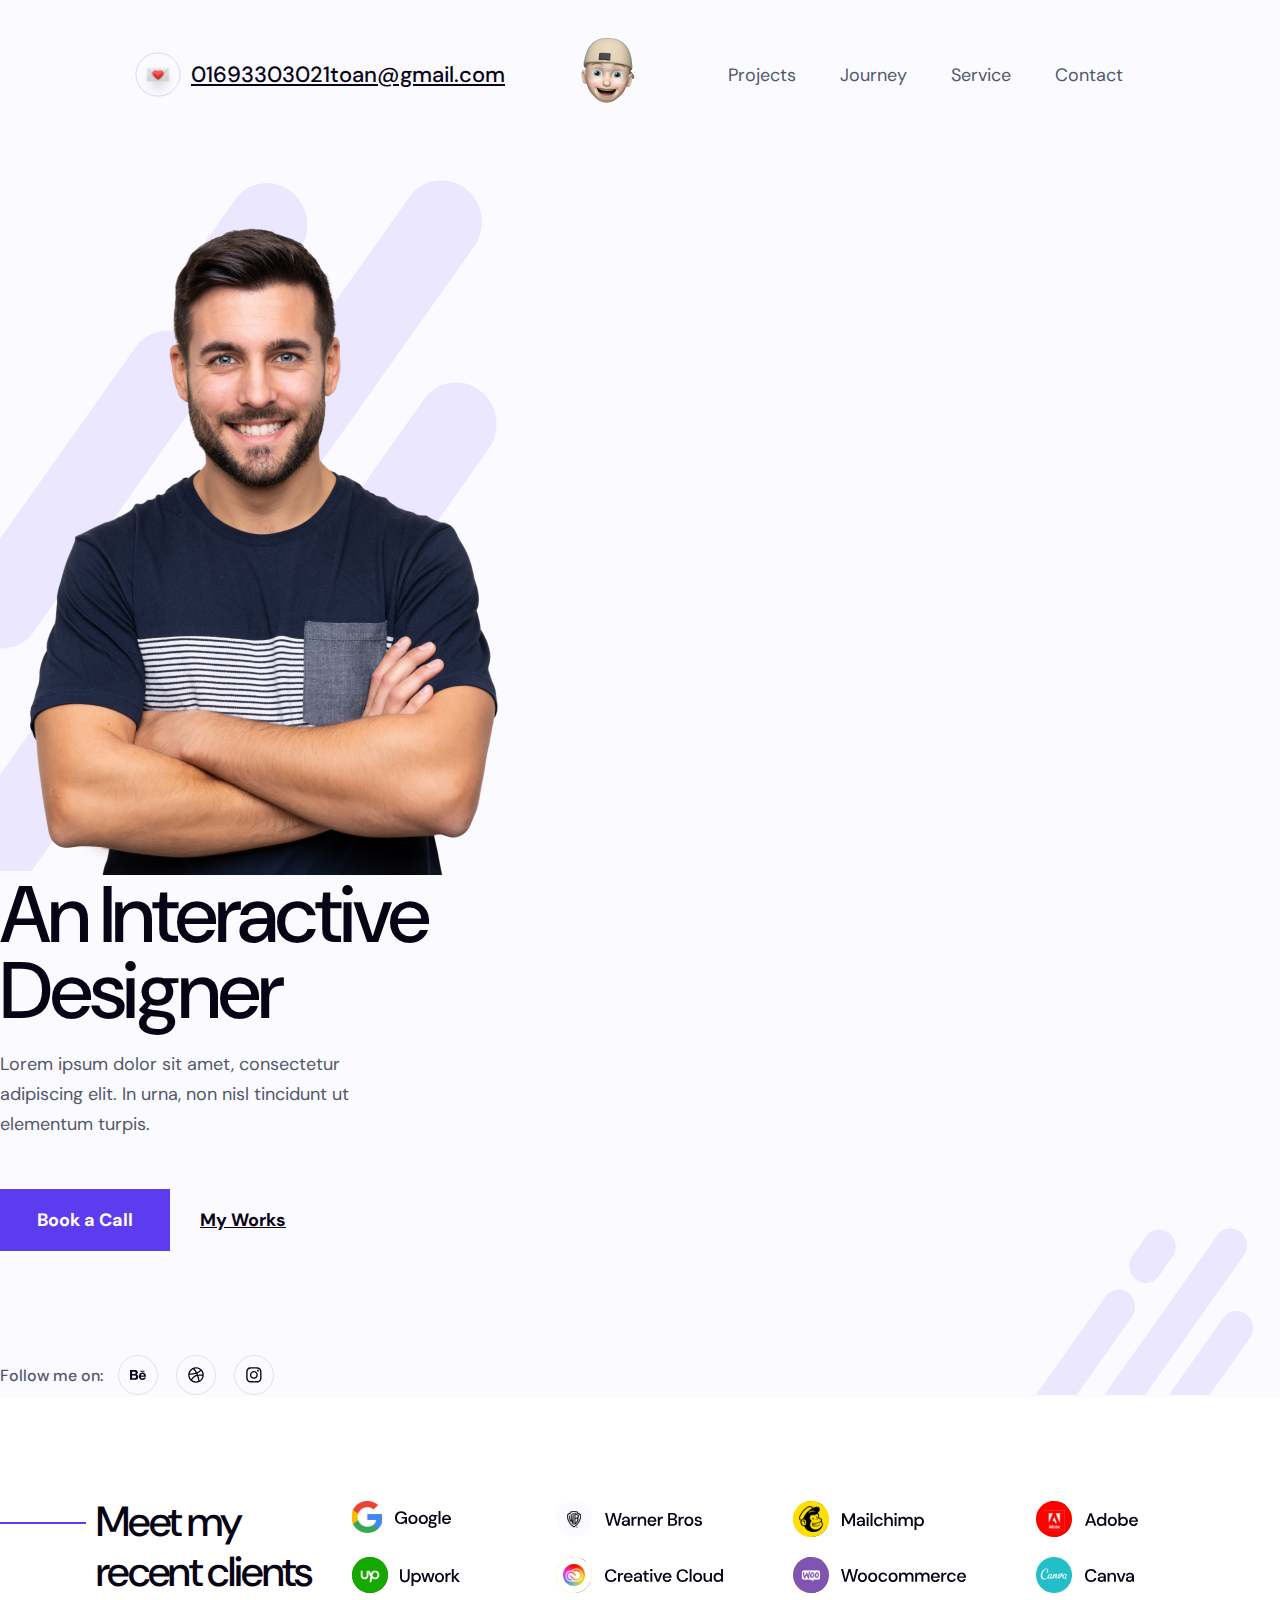
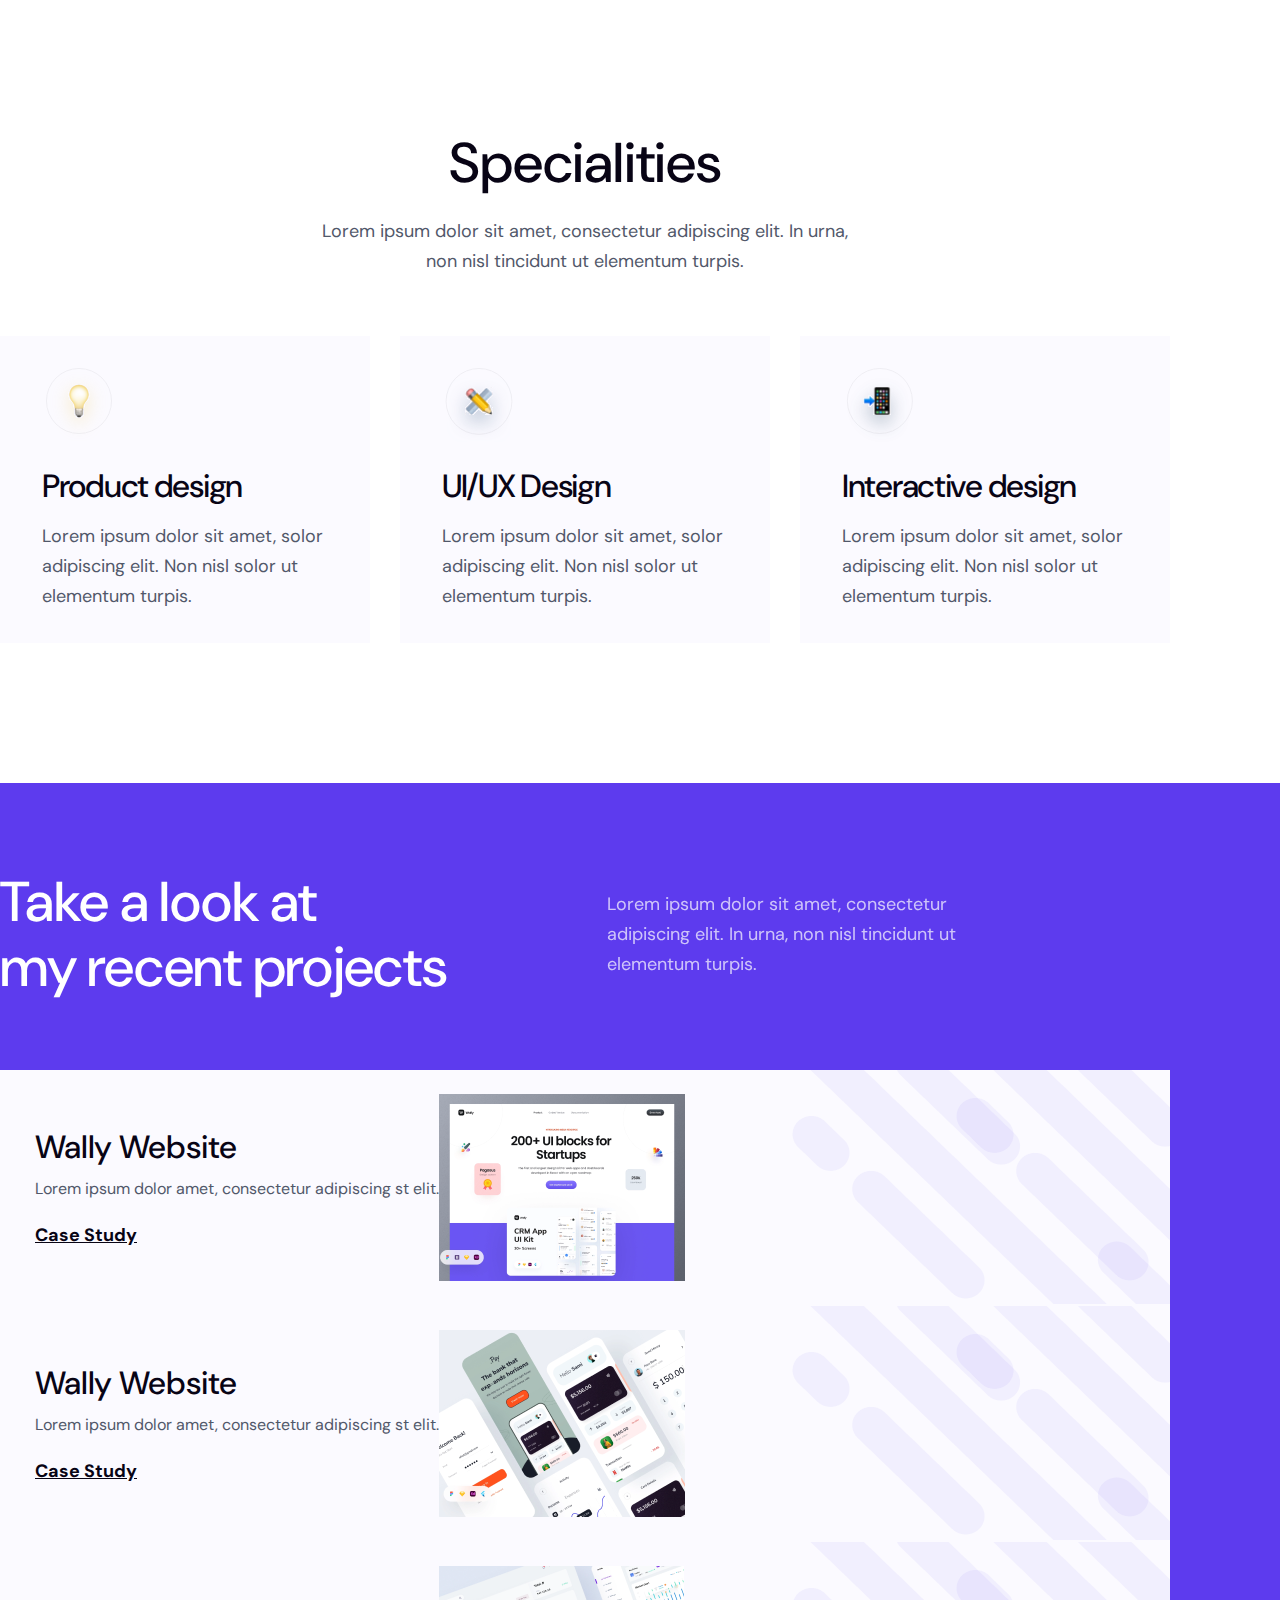
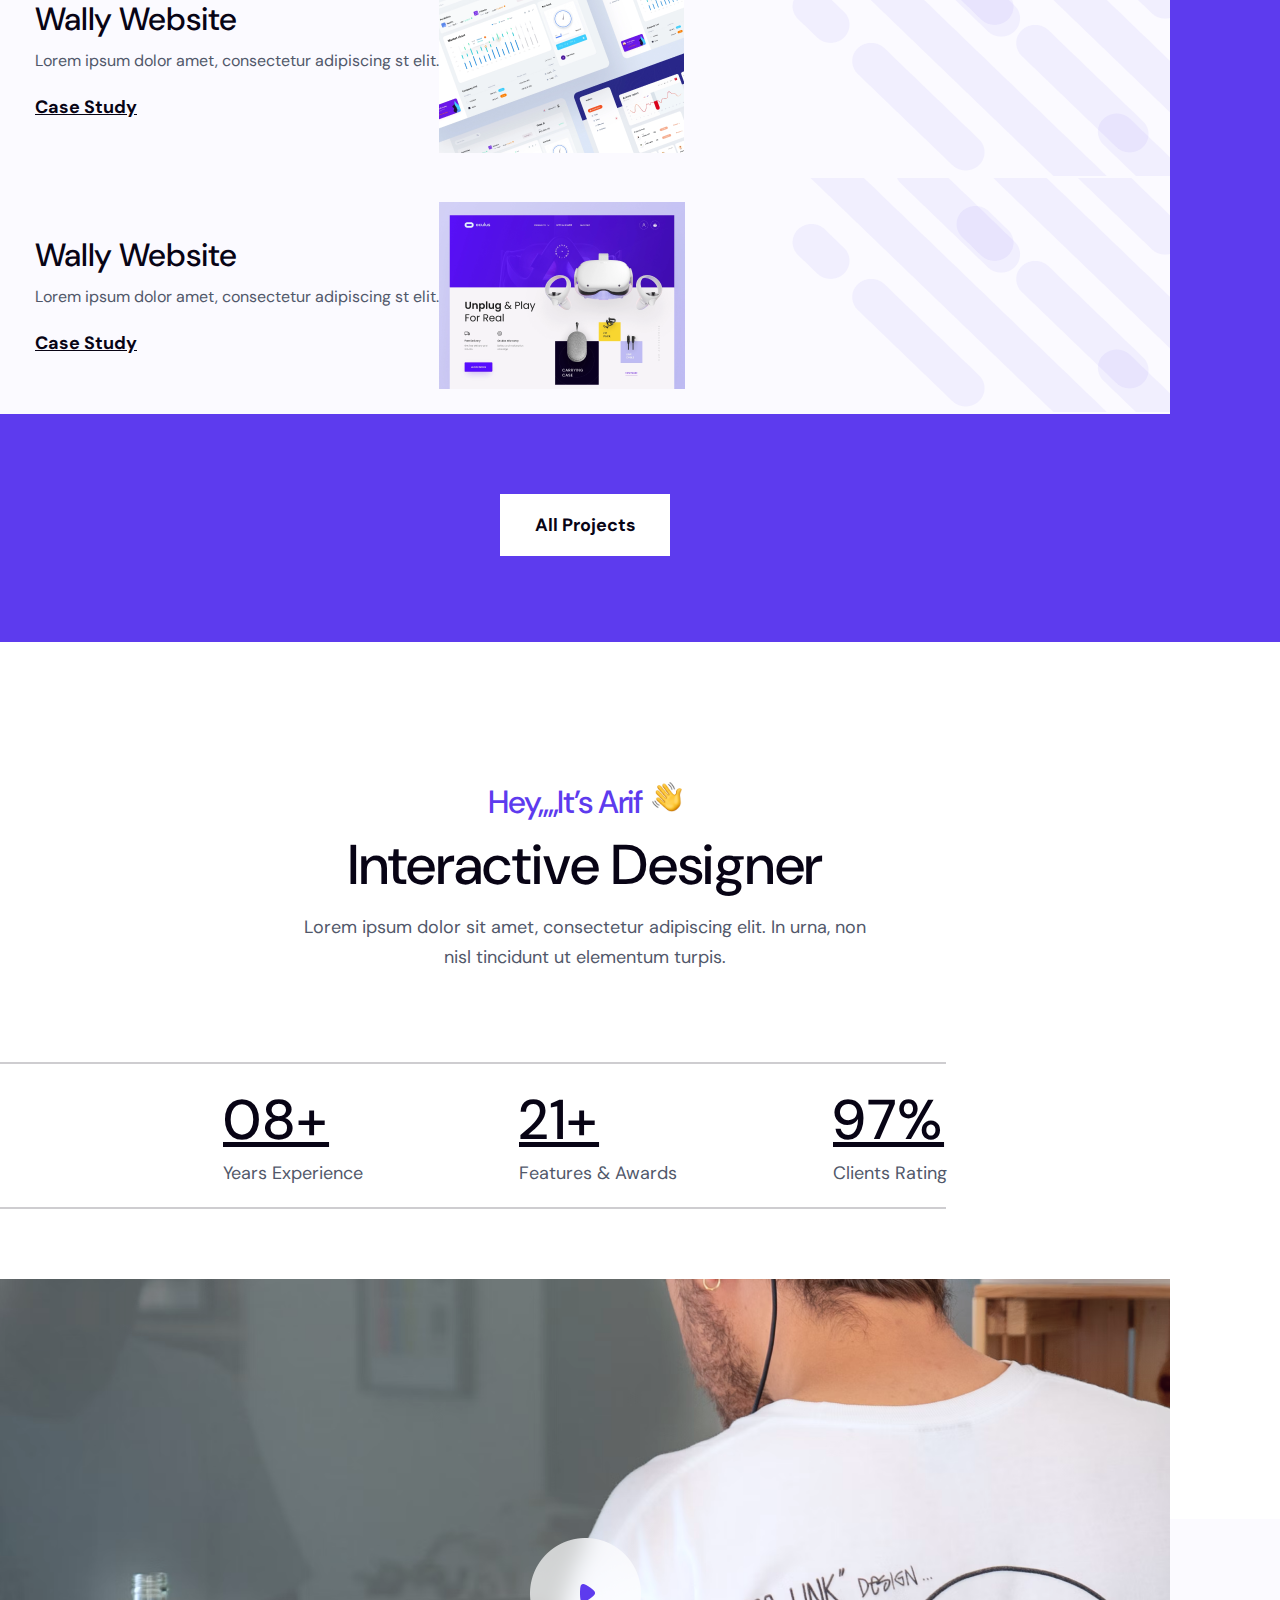
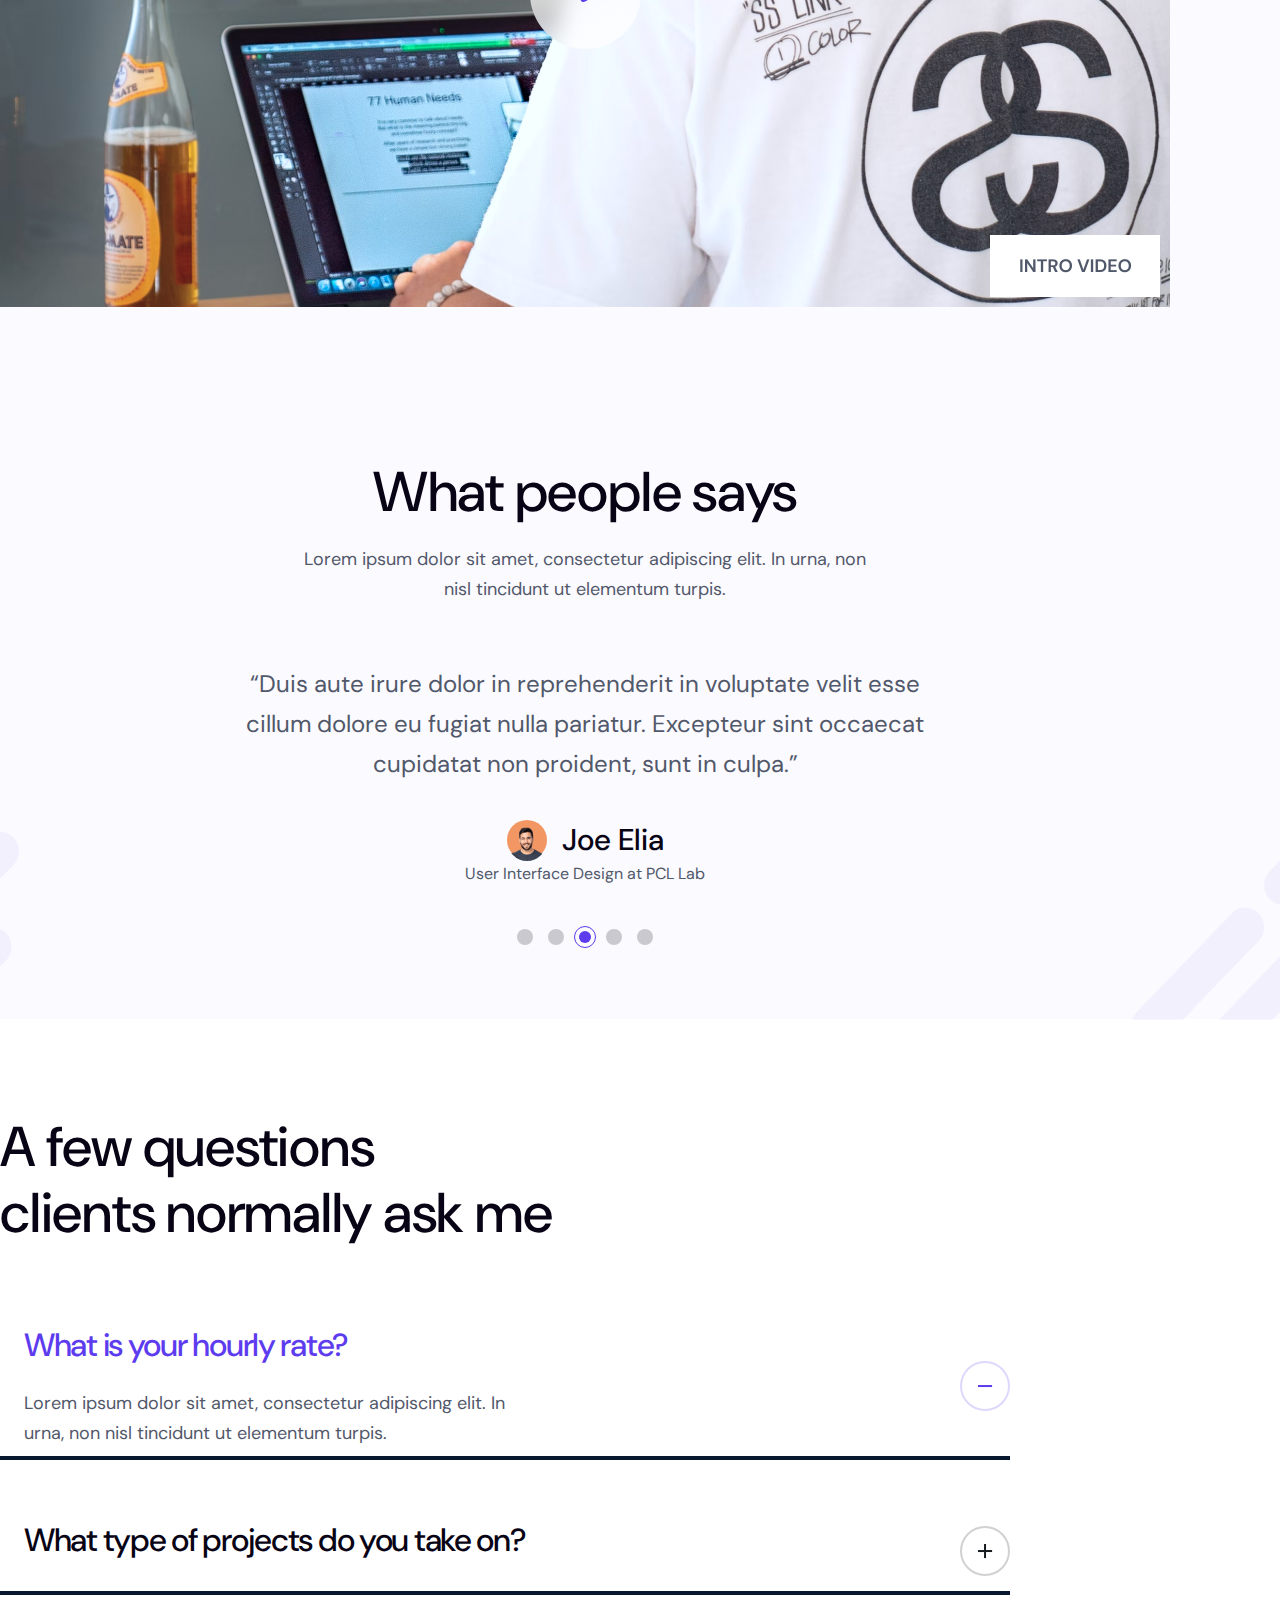
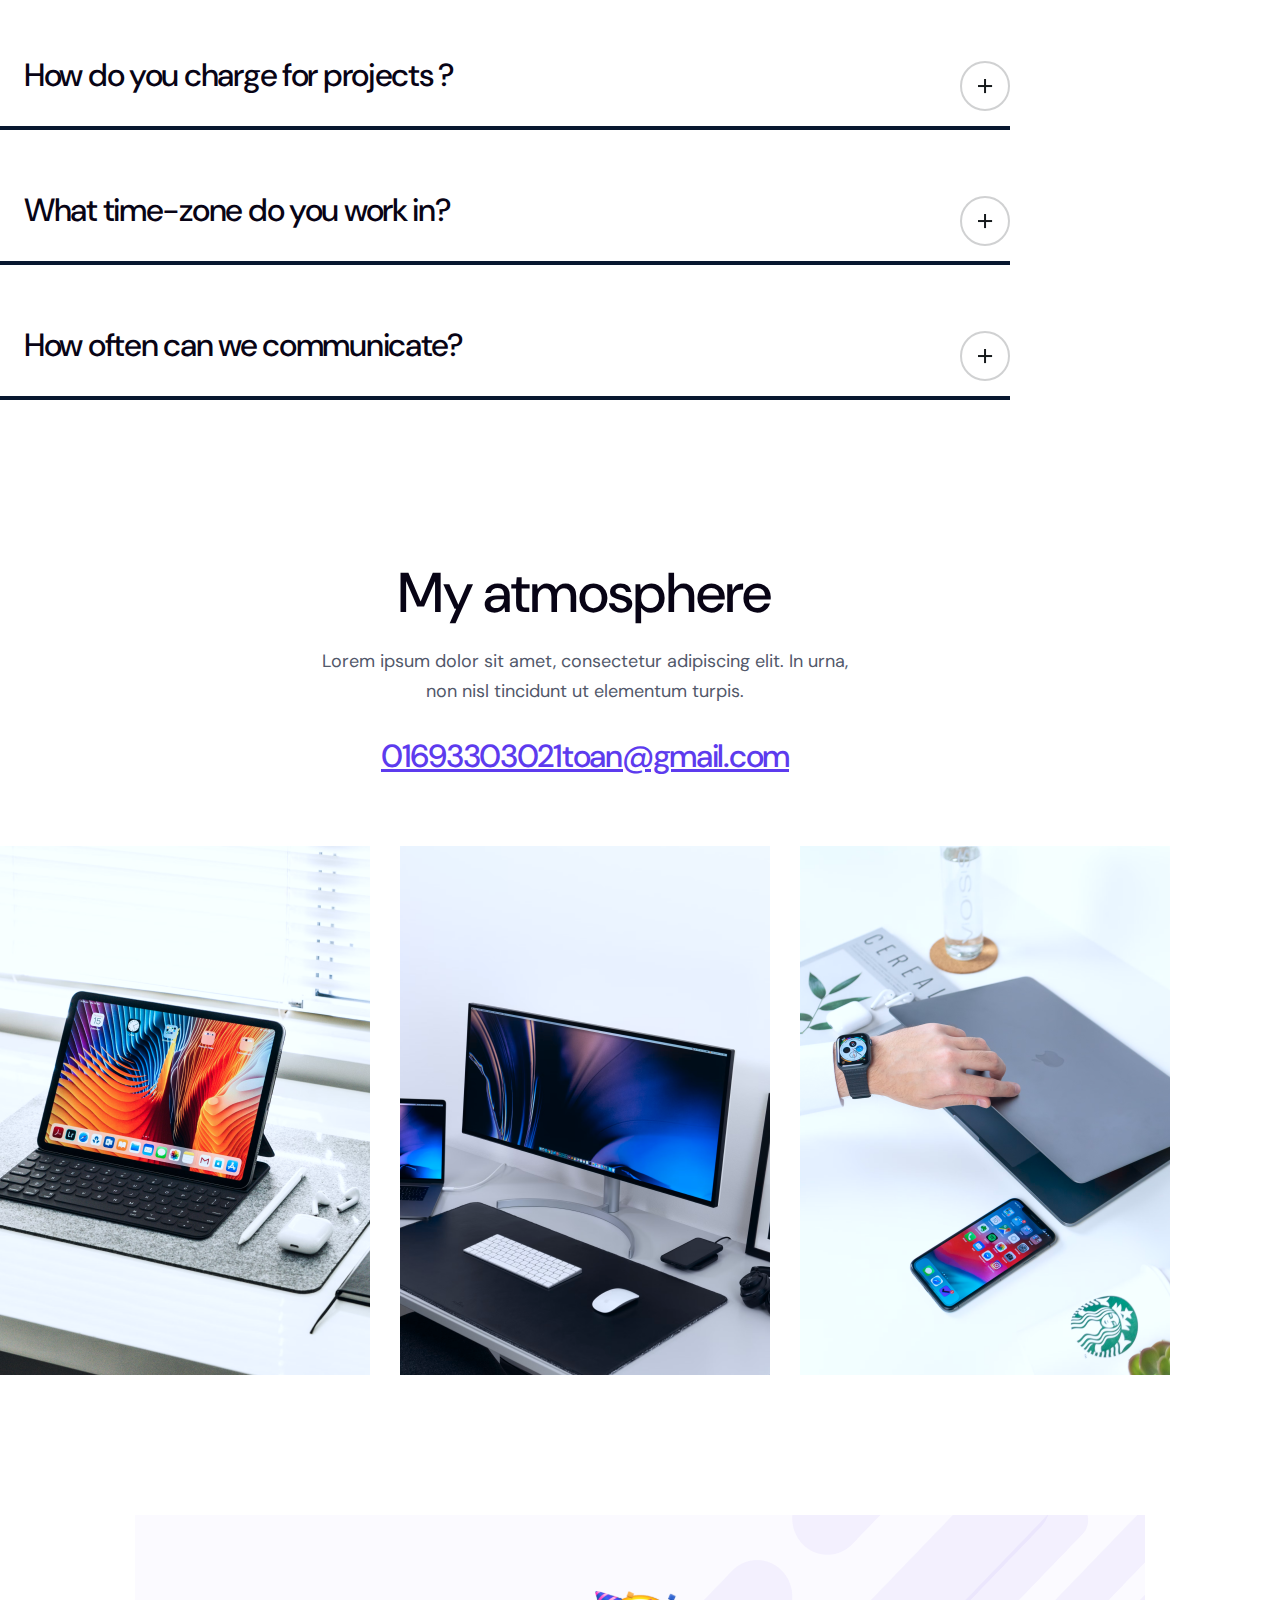
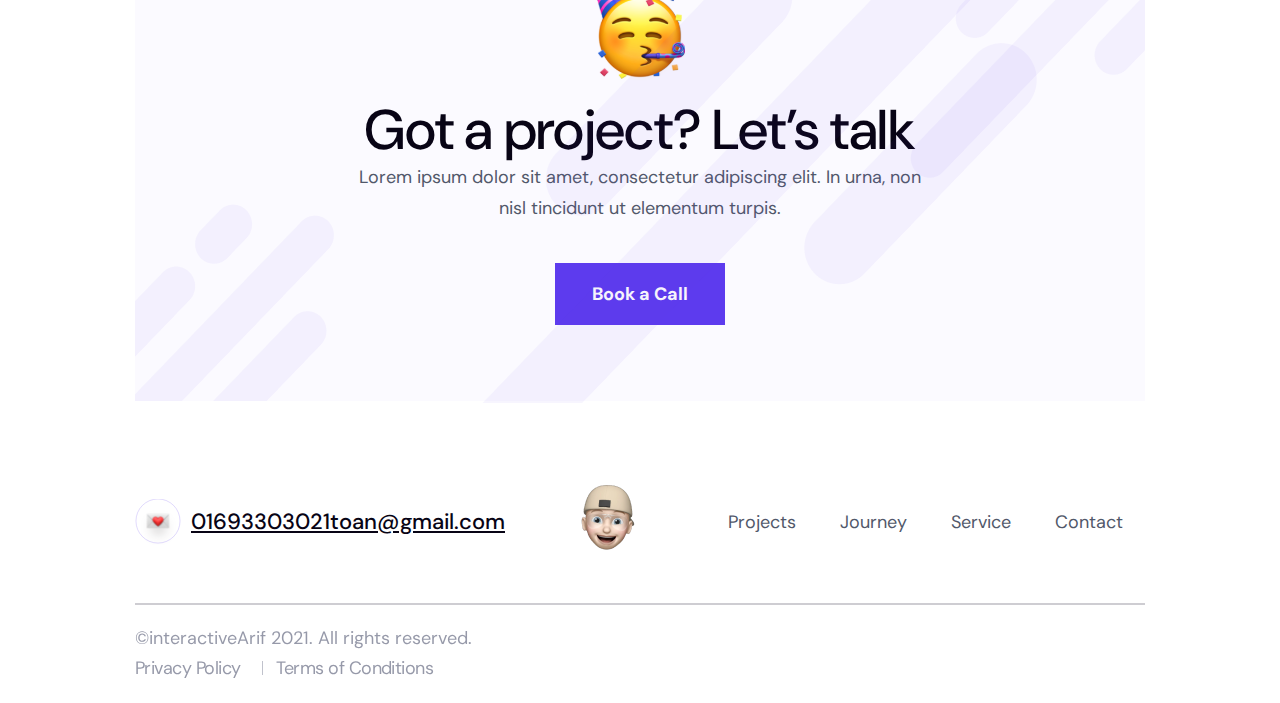
<file: index.html>
<!DOCTYPE html>
<html lang="en">
    <head>
        <meta charset="UTF-8" />
        <meta name="viewport" content="width=device-width, initial-scale=1.0" />
        <title>An Interactive Designer</title>
        <!-- Favicon -->
        <link
            rel="apple-touch-icon"
            sizes="57x57"
            href="./assets/Favicon-Project6"
        />
        <link
            rel="apple-touch-icon"
            sizes="60x60"
            href="./assets/Favicon-Project6/apple-icon-60x60.png"
        />
        <link
            rel="apple-touch-icon"
            sizes="72x72"
            href="./assets/Favicon-Project6/apple-icon-72x72.png"
        />
        <link
            rel="apple-touch-icon"
            sizes="76x76"
            href="./assets/Favicon-Project6/apple-icon-76x76.png"
        />
        <link
            rel="apple-touch-icon"
            sizes="114x114"
            href="./assets/Favicon-Project6/apple-icon-114x114.png"
        />
        <link
            rel="apple-touch-icon"
            sizes="120x120"
            href="./assets/Favicon-Project6/apple-icon-120x120.png"
        />
        <link
            rel="apple-touch-icon"
            sizes="144x144"
            href="./assets/Favicon-Project6/apple-icon-144x144.png"
        />
        <link
            rel="apple-touch-icon"
            sizes="152x152"
            href="./assets/Favicon-Project6/apple-icon-152x152.png"
        />
        <link
            rel="apple-touch-icon"
            sizes="180x180"
            href="./assets/Favicon-Project6/apple-icon-180x180.png"
        />
        <link
            rel="icon"
            type="image/png"
            sizes="192x192"
            href="./assets/Favicon-Project6/android-icon-192x192.png"
        />
        <link
            rel="icon"
            type="image/png"
            sizes="32x32"
            href="./assets/Favicon-Project6/favicon-32x32.png"
        />
        <link
            rel="icon"
            type="image/png"
            sizes="96x96"
            href="./assets/Favicon-Project6/favicon-96x96.png"
        />
        <link
            rel="icon"
            type="image/png"
            sizes="16x16"
            href="./assets/Favicon-Project6/favicon-16x16.png"
        />
        <link rel="manifest" href="./assets/Favicon-Project6/manifest.json" />
        <meta name="msapplication-TileColor" content="#ffffff" />
        <meta
            name="msapplication-TileImage"
            content="./assets/Favicon-Project6/ms-icon-144x144.png"
        />
        <meta name="theme-color" content="#ffffff" />
        <!-- Reset Css -->
        <link rel="stylesheet" href="./assets/css/reset.css" />
        <!-- Embed Fonts -->
        <link rel="preconnect" href="https://fonts.googleapis.com" />
        <link rel="preconnect" href="https://fonts.gstatic.com" crossorigin />
        <link
            href="https://fonts.googleapis.com/css2?family=DM+Sans:opsz,wght@9..40,400;9..40,500;9..40,700&display=swap"
            rel="stylesheet"
        />
        <!-- System Grid -->
        <link
            href="https://cdn.jsdelivr.net/npm/bootstrap@5.3.2/dist/css/bootstrap.min.css"
            rel="stylesheet"
            integrity="sha384-T3c6CoIi6uLrA9TneNEoa7RxnatzjcDSCmG1MXxSR1GAsXEV/Dwwykc2MPK8M2HN"
            crossorigin="anonymous"
        />

        <!-- Styles  -->
        <link rel="stylesheet" href="./assets/css/styles.css" />
        <!-- Responsive -->
        <link rel="stylesheet" href="./assets/css/responsive.css" />
        <!-- Google tag (gtag.js) -->
        <script
            async
            src="https://www.googletagmanager.com/gtag/js?id=G-KMMTF2FW4P"
        ></script>
        <script>
            window.dataLayer = window.dataLayer || [];
            function gtag() {
                dataLayer.push(arguments);
            }
            gtag("js", new Date());

            gtag("config", "G-KMMTF2FW4P");
        </script>
        <!-- Open Graph / Facebook -->
        <meta property="og:type" content="website" />
        <meta property="og:url" content="https://metatags.io/" />
        <meta property="og:title" content="An Interactive Designer" />
        <meta
            property="og:description"
            content="Lorem ipsum dolor sit amet, consectetur adipiscing elit. In urna, non nisl tincidunt ut elementum turpis."
        />
        <meta
            property="og:image"
            content="https://samsamqn258.github.io/project-06-vht/assets/img/og-img.png"
        />
    </head>
    <body>
        <!-- Header -->
        <header class="header">
            <div class="header__inner">
                <div class="header-contact">
                    <img
                        src="./assets/icon/Icon_Header.svg"
                        alt=""
                        class="header-contact__icon"
                    />
                    <a href="#!">
                        <div class="header-contact__email">
                            01693303021toan@gmail.com
                        </div>
                    </a>
                </div>

                <!-- Logo -->
                <a href="#!"
                    ><img
                        src="./assets/img/Logo.png"
                        alt="An Interactive Designer"
                        class="header-logo"
                /></a>
                <!-- Nav -->
                <nav class="nav">
                    <ul class="nav__list">
                        <li class="nav__items">
                            <a href="#!" class="nav__links nav__links--active"
                                >Projects</a
                            >
                        </li>

                        <li class="nav__items">
                            <a href="#!" class="nav__links">Journey</a>
                        </li>

                        <li class="nav__items">
                            <a href="#!" class="nav__links">Service</a>
                        </li>

                        <li class="nav__items">
                            <a href="#!" class="nav__links">Contact</a>
                        </li>
                    </ul>
                </nav>
            </div>
        </header>
        <!-- Tablet/Mobile Header -->
        <header class="mobile-header">
            <img src="./assets/img/logo_header-mobile.png" alt="" />
            <div class="menu-box">
                <svg
                    width="34"
                    height="34"
                    viewBox="0 0 34 34"
                    fill="none"
                    xmlns="http://www.w3.org/2000/svg"
                    xmlns:xlink="http://www.w3.org/1999/xlink"
                >
                    <circle
                        opacity="0.2"
                        cx="17"
                        cy="17"
                        r="16"
                        stroke="#5D3BEE"
                    />
                    <rect
                        x="8.6521"
                        y="11.4349"
                        width="16.6957"
                        height="11.1304"
                        fill="url(#pattern0)"
                    />
                    <defs>
                        <pattern
                            id="pattern0"
                            patternContentUnits="objectBoundingBox"
                            width="1"
                            height="1"
                        >
                            <use
                                xlink:href="#image0_1_4946"
                                transform="matrix(0.00625 0 0 0.00902778 0 -0.222222)"
                            />
                        </pattern>
                        <image
                            id="image0_1_4946"
                            width="160"
                            height="160"
                            xlink:href="[data-uri]"
                        />
                    </defs>
                </svg>
            </div>

            <div class="menu-button">
                <span class="menu-icon">
                    <svg
                        width="34"
                        height="34"
                        viewBox="0 0 34 34"
                        fill="none"
                        xmlns="http://www.w3.org/2000/svg"
                    >
                        <circle
                            opacity="0.2"
                            cx="17"
                            cy="17"
                            r="16"
                            stroke="#5D3BEE"
                        />
                        <path
                            d="M10 20H25"
                            stroke="#5D3BEE"
                            stroke-width="2"
                            stroke-linecap="round"
                            stroke-linejoin="round"
                        />
                        <path
                            d="M10 14H25"
                            stroke="#5D3BEE"
                            stroke-width="2"
                            stroke-linecap="round"
                            stroke-linejoin="round"
                        />
                    </svg>
                </span>
            </div>

            <nav class="mobile-nav">
                <span class="close-btn">
                    <svg
                        xmlns="http://www.w3.org/2000/svg"
                        height="2em"
                        viewBox="0 0 384 512"
                    >
                        <!--! Font Awesome Free 6.4.2 by @fontawesome - https://fontawesome.com License - https://fontawesome.com/license (Commercial License) Copyright 2023 Fonticons, Inc. -->
                        <path
                            d="M342.6 150.6c12.5-12.5 12.5-32.8 0-45.3s-32.8-12.5-45.3 0L192 210.7 86.6 105.4c-12.5-12.5-32.8-12.5-45.3 0s-12.5 32.8 0 45.3L146.7 256 41.4 361.4c-12.5 12.5-12.5 32.8 0 45.3s32.8 12.5 45.3 0L192 301.3 297.4 406.6c12.5 12.5 32.8 12.5 45.3 0s12.5-32.8 0-45.3L237.3 256 342.6 150.6z"
                        />
                    </svg>
                </span>
                <ul class="mobile-nav__list">
                    <li class="mobile-nav__item">
                        <a href="#!" class="mobile-nav__link">Projects</a>
                    </li>

                    <li class="mobile-nav__item">
                        <a href="#!" class="mobile-nav__link">Journey</a>
                    </li>

                    <li class="mobile-nav__item">
                        <a href="#!" class="mobile-nav__link">Service</a>
                    </li>

                    <li class="mobile-nav__item">
                        <a href="#!" class="mobile-nav__link">Contact</a>
                    </li>
                </ul>
            </nav>
        </header>
        <main>
            <!--  Hero -->
            <section class="hero">
                <div class="container">
                    <div class="row hero__inner">
                        <div class="col-lg-5 col-12">
                            <!-- Hero Media -->
                            <div class="hero__media">
                                <figure class="hero__media__wrap-img">
                                    <img
                                        src="./assets/img/hero-img.png"
                                        alt=""
                                        class="hero__media__img"
                                    />
                                </figure>
                            </div>
                        </div>
                        <div class="col-lg-5 offset-lg-2 col-12">
                            <!-- Hero Content -->
                            <section class="hero__content">
                                <section class="hero__heading">
                                    An Interactive Designer
                                </section>
                                <p class="hero__desc">
                                    Lorem ipsum dolor sit amet, consectetur
                                    adipiscing elit. In urna, non nisl tincidunt
                                    ut elementum turpis.
                                </p>
                                <div class="hero__cta">
                                    <a href="#!" class="hero__btn btn">
                                        Book a Call
                                    </a>
                                    <a href="#!" class="hero__more">
                                        My Works
                                    </a>
                                </div>
                                <div class="hero-follow">
                                    <span class="hero-follow__sub-title"
                                        >Follow me on:
                                    </span>
                                    <div class="hero-social">
                                        <a href="#!">
                                            <img
                                                src="./assets/img/Goggle.svg"
                                                alt=""
                                                class="hero-social__icon"
                                            />
                                        </a>
                                        <a href="#!">
                                            <img
                                                src="./assets/img/basketball.svg"
                                                5
                                                alt=""
                                                class="hero-social__icon"
                                            />
                                        </a>
                                        <a href="#!">
                                            <img
                                                src="./assets/img/Instagram.svg"
                                                alt=""
                                                class="hero-social__icon"
                                            />
                                        </a>
                                    </div>
                                </div>
                            </section>
                        </div>
                    </div>
                </div>
            </section>
            <!--  Clients -->
            <section class="client">
                <div class="container">
                    <div class="row client__inner">
                        <div class="col-lg-4 col-12">
                            <section class="client__left">
                                <h2 class="client__heading section-heading">
                                    Meet my recent clients
                                </h2>
                            </section>
                        </div>
                        <div class="col-lg-8">
                            <div class="client__list">
                                <img
                                    src="./assets/img/Google.svg"
                                    alt=""
                                    class="client__items"
                                />
                                <img
                                    src="./assets/img/warner bros.svg"
                                    alt=""
                                    class="client__items"
                                />
                                <img
                                    src="./assets/img/Mailchamp.svg"
                                    alt=""
                                    class="client__items"
                                />
                                <img
                                    src="./assets/img/Adobe.svg"
                                    alt=""
                                    class="client__items"
                                />
                                <img
                                    src="./assets/img/Upwork.svg"
                                    alt=""
                                    class="client__items"
                                />
                                <img
                                    src="./assets/img/Creative cloude.svg"
                                    alt=""
                                    class="client__items"
                                />
                                <img
                                    src="./assets/img/Woocommercde.svg"
                                    alt=""
                                    class="client__items"
                                />
                                <img
                                    src="./assets/img/Canva.svg"
                                    alt=""
                                    class="client__items"
                                />
                            </div>
                        </div>
                    </div>
                </div>
            </section>
            <!-- Services -->
            <section class="service">
                <div class="container">
                    <div class="row">
                        <div class="col">
                            <section class="service__top">
                                <h2 class="section-heading service__heading">
                                    Specialities
                                </h2>
                                <p class="section-desc service__desc">
                                    Lorem ipsum dolor sit amet, consectetur
                                    adipiscing elit. In urna, non nisl tincidunt
                                    ut elementum turpis.
                                </p>
                            </section>
                        </div>
                    </div>
                    <article
                        class="row row-cols-sm-1 row-col-lg-3 service__list"
                    >
                        <!-- Item - 1 -->
                        <div class="service-item">
                            <img
                                src="./assets/icon/service-icon-1.svg"
                                alt=""
                                class="service-item__icon"
                            />
                            <h3 class="service-item__heading">
                                Product design
                            </h3>
                            <p class="service-item__desc">
                                Lorem ipsum dolor sit amet, solor adipiscing
                                elit. Non nisl solor ut elementum turpis.
                            </p>
                        </div>

                        <!-- Item - 2 -->
                        <div class="service-item">
                            <img
                                src="./assets/icon/service-icon-2.svg"
                                alt=""
                                class="service-item__icon"
                            />
                            <h3 class="service-item__heading">UI/UX Design</h3>
                            <p class="service-item__desc">
                                Lorem ipsum dolor sit amet, solor adipiscing
                                elit. Non nisl solor ut elementum turpis.
                            </p>
                        </div>

                        <!-- Item - 3 -->
                        <div class="service-item">
                            <img
                                src="./assets/icon/service-icon-3.svg"
                                alt=""
                                class="service-item__icon"
                            />
                            <h3 class="service-item__heading">
                                Interactive design
                            </h3>
                            <p class="service-item__desc">
                                Lorem ipsum dolor sit amet, solor adipiscing
                                elit. Non nisl solor ut elementum turpis.
                            </p>
                        </div>
                    </article>
                    <!-- Service Mobile Dot -->
                    <div class="service__mobile-dots .show-on-mobile">
                        <span class="service__mobile-dot"></span>
                        <span
                            class="service__mobile-dot service__mobile-dot--active"
                        ></span>
                        <span class="service__mobile-dot"></span>
                    </div>
                </div>
            </section>
            <!-- Works -->
            <section class="work">
                <div class="container">
                    <!-- Work Top -->
                    <div class="row">
                        <div class="col">
                            <div class="work-top">
                                <h2 class="section-heading work-top__heading">
                                    Take a look at
                                    <br />
                                    my recent projects
                                </h2>

                                <p class="section-desc work-top__desc">
                                    Lorem ipsum dolor sit amet, consectetur
                                    adipiscing elit. In urna, non nisl tincidunt
                                    ut elementum turpis.
                                </p>
                            </div>
                        </div>
                    </div>
                    <!-- Work Bot -->
                    <div class="row row-cols-2 work-bot">
                        <article class="col work-list">
                            <!-- Item 1 -->
                            <div class="work-item">
                                <div class="work-item__content">
                                    <a
                                        href="#!"
                                        class="work-item__content__heading"
                                    >
                                        <div>Wally Website</div>
                                    </a>
                                    <div class="work-item__content__desc">
                                        Lorem ipsum dolor amet, consectetur
                                        adipiscing st elit.
                                    </div>
                                    <a
                                        href="#!"
                                        class="work-item__content__more"
                                    >
                                        Case Study
                                    </a>
                                </div>
                                <div class="work-item__media">
                                    <img
                                        src="./assets/img/Work-1.png"
                                        alt=""
                                        class="work-item__media__img"
                                    />
                                </div>
                            </div>
                        </article>

                        <article class="col work-list">
                            <!-- Item 2 -->
                            <div class="work-item">
                                <div class="work-item__content">
                                    <a
                                        href="#!"
                                        class="work-item__content__heading"
                                    >
                                        <div>Wally Website</div>
                                    </a>
                                    <div class="work-item__content__desc">
                                        Lorem ipsum dolor amet, consectetur
                                        adipiscing st elit.
                                    </div>
                                    <a
                                        href="#!"
                                        class="work-item__content__more"
                                    >
                                        Case Study
                                    </a>
                                </div>
                                <div class="work-item__media">
                                    <img
                                        src="./assets/img/Work-2.png"
                                        alt=""
                                        class="work-item__media__img"
                                    />
                                </div>
                            </div>
                        </article>

                        <article class="col work-list">
                            <!-- Item 3 -->
                            <div class="work-item">
                                <div class="work-item__content">
                                    <a
                                        href="#!"
                                        class="work-item__content__heading"
                                    >
                                        <div>Wally Website</div>
                                    </a>
                                    <div class="work-item__content__desc">
                                        Lorem ipsum dolor amet, consectetur
                                        adipiscing st elit.
                                    </div>
                                    <a
                                        href="#!"
                                        class="work-item__content__more"
                                    >
                                        Case Study
                                    </a>
                                </div>
                                <div class="work-item__media">
                                    <img
                                        src="./assets/img/Work-3.png"
                                        alt=""
                                        class="work-item__media__img"
                                    />
                                </div>
                            </div>
                        </article>

                        <article class="col work-list">
                            <!-- Item 4 -->
                            <div class="work-item">
                                <div class="work-item__content">
                                    <a
                                        href="#!"
                                        class="work-item__content__heading"
                                    >
                                        <div>Wally Website</div>
                                    </a>
                                    <div class="work-item__content__desc">
                                        Lorem ipsum dolor amet, consectetur
                                        adipiscing st elit.
                                    </div>
                                    <a
                                        href="#!"
                                        class="work-item__content__more"
                                    >
                                        Case Study
                                    </a>
                                </div>
                                <div class="work-item__media">
                                    <img
                                        src="./assets/img/Work-4.png"
                                        alt=""
                                        class="work-item__media__img"
                                    />
                                </div>
                            </div>
                        </article>
                    </div>

                    <!-- Work Btn -->

                    <div class="row">
                        <div class="col">
                            <div class="work__cta">
                                <a href="#!" class="work__btn btn">
                                    All Projects
                                </a>
                            </div>
                        </div>
                    </div>
                </div>
            </section>
            <!-- About -->
            <section class="about">
                <div class="container">
                    <!-- About Top -->
                    <div class="row">
                        <div class="col">
                            <section class="about__top">
                                <span class="about-title">
                                    <p class="about-title__desc">
                                        Hey,,,,It’s Arif
                                    </p>
                                    <img
                                        src="./assets/icon/about-icon-1.svg"
                                        alt=""
                                        class="about-title__icon"
                                    />
                                </span>
                                <h2 class="section-heading about__top__heading">
                                    Interactive Designer
                                </h2>
                                <p class="section-desc about__top__desc">
                                    Lorem ipsum dolor sit amet, consectetur
                                    adipiscing elit. In urna, non nisl tincidunt
                                    ut elementum turpis.
                                </p>
                            </section>
                        </div>
                    </div>
                    <!-- About Mid -->
                    <div class="row">
                        <div class="col-lg-8 offset-lg-2">
                            <div class="about__mid">
                                <div class="about-data">
                                    <b class="about-data__number">08+</b>
                                    <p class="about-data__desc">
                                        Years Experience
                                    </p>
                                </div>

                                <div class="about-data">
                                    <b class="about-data__number">21+</b>
                                    <p class="about-data__desc">
                                        Features & Awards
                                    </p>
                                </div>

                                <div class="about-data">
                                    <b class="about-data__number">97%</b>
                                    <p class="about-data__desc">
                                        Clients Rating
                                    </p>
                                </div>
                            </div>
                        </div>
                    </div>
                    <!-- About Bot -->
                    <div class="row">
                        <div class="col">
                            <div class="about__bot">
                                <img
                                    src="./assets/img/about-img-1.png"
                                    alt=""
                                    class="about__bot__video"
                                />
                            </div>
                        </div>
                    </div>
                </div>
            </section>
            <!-- FeedBack -->
            <section class="feedback">
                <div class="container">
                    <div class="row">
                        <div class="col-lg-6 offset-lg-3">
                            <section class="feedback__top">
                                <h2
                                    class="section-heading feedback__top__heading"
                                >
                                    What people says
                                </h2>
                                <p class="section-desc feedback__top__desc">
                                    Lorem ipsum dolor sit amet, consectetur
                                    adipiscing elit. In urna, non nisl tincidunt
                                    ut elementum turpis.
                                </p>
                            </section>
                        </div>
                    </div>
                    <div class="row">
                        <div class="col-lg-12">
                            <div class="feedback__bot">
                                <div class="feedback-list">
                                    <!-- Item 1 -->
                                    <div class="feedback-item">
                                        <blockquote
                                            class="feedback-item__quote"
                                        >
                                            “Duis aute irure dolor in
                                            reprehenderit in voluptate velit
                                            esse cillum dolore eu fugiat nulla
                                            pariatur. Excepteur sint occaecat
                                            cupidatat non proident, sunt in
                                            culpa.”
                                        </blockquote>

                                        <div class="feedback-item__user">
                                            <div
                                                class="feedback-item__user-wrap"
                                            >
                                                <img
                                                    src="./assets/img/feedback-img-1.png"
                                                    alt=""
                                                    class="feedback-item__user__avatar"
                                                />
                                            </div>
                                            <span
                                                class="feedback-item__user__name"
                                                >Joe Elia</span
                                            >
                                        </div>

                                        <p class="feedback-item__user__desc">
                                            User Interface Design at PCL Lab
                                        </p>
                                    </div>
                                </div>
                                <div class="feedback-item__dots">
                                    <div class="feeback-item__dot"></div>
                                    <div class="feeback-item__dot"></div>
                                    <div
                                        class="feeback-item__dot feedback-item__dot--active"
                                    ></div>
                                    <div class="feeback-item__dot"></div>
                                    <div class="feeback-item__dot"></div>
                                </div>
                            </div>
                        </div>
                    </div>
                </div>
            </section>
            <!-- Faq -->
            <section class="faq">
                <div class="container">
                    <div class="faq__inner">
                        <!-- Faq Top -->
                        <div class="row">
                            <div class="col-lg-6">
                                <section class="faq__top">
                                    <h2
                                        class="section-heading faq__top__heading"
                                    >
                                        A few questions
                                        <br />
                                        clients normally ask me
                                    </h2>
                                </section>
                            </div>
                        </div>
                        <!-- Faq Bot -->
                        <div class="row faq__bot">
                            <div class="col-lg-10 col-md-12">
                                <div class="faq__list">
                                    <!-- Item1 -->
                                    <div class="faq-item">
                                        <input
                                            type="checkbox"
                                            name="faq"
                                            id="faq1"
                                            checked
                                            hidden
                                        />
                                        <div class="faq-item__infor">
                                            <h3 class="faq-item__question">
                                                What is your hourly rate?
                                            </h3>

                                            <p class="faq-item__answer">
                                                Lorem ipsum dolor sit amet,
                                                consectetur adipiscing elit. In
                                                urna, non nisl tincidunt ut
                                                elementum turpis.
                                            </p>
                                        </div>
                                        <div class="faq-item__button">
                                            <label
                                                for="faq1"
                                                class="faq-item__label"
                                            >
                                                <img
                                                    src="./assets/img/faq-uncheck.svg"
                                                    alt=""
                                                    class="faq-item__uncheck"
                                                />
                                                <img
                                                    src="./assets/img/faq-checked.svg"
                                                    alt=""
                                                    class="faq-item__checked"
                                                />
                                            </label>
                                        </div>
                                    </div>

                                    <!-- Item2 -->
                                    <div class="faq-item">
                                        <input
                                            type="checkbox"
                                            name="faq"
                                            id="faq2"
                                            hidden
                                        />
                                        <div class="faq-item__infor">
                                            <h3 class="faq-item__question">
                                                What type of projects do you
                                                take on?
                                            </h3>

                                            <p class="faq-item__answer">
                                                Lorem ipsum dolor sit amet,
                                                consectetur adipiscing elit. In
                                                urna, non nisl tincidunt ut
                                                elementum turpis.
                                            </p>
                                        </div>
                                        <div class="faq-item__button">
                                            <label
                                                for="faq2"
                                                class="faq-item__label"
                                            >
                                                <img
                                                    src="./assets/img/faq-uncheck.svg"
                                                    alt=""
                                                    class="faq-item__uncheck"
                                                />
                                                <img
                                                    src="./assets/img/faq-checked.svg"
                                                    alt=""
                                                    class="faq-item__checked"
                                                />
                                            </label>
                                        </div>
                                    </div>

                                    <!-- Item3 -->
                                    <div class="faq-item">
                                        <input
                                            type="checkbox"
                                            name="faq"
                                            id="faq3"
                                            hidden
                                        />
                                        <div class="faq-item__infor">
                                            <h3 class="faq-item__question">
                                                How do you charge for projects ?
                                            </h3>

                                            <p class="faq-item__answer">
                                                Lorem ipsum dolor sit amet,
                                                consectetur adipiscing elit. In
                                                urna, non nisl tincidunt ut
                                                elementum turpis.
                                            </p>
                                        </div>
                                        <div class="faq-item__button">
                                            <label
                                                for="faq3"
                                                class="faq-item__label"
                                            >
                                                <img
                                                    src="./assets/img/faq-uncheck.svg"
                                                    alt=""
                                                    class="faq-item__uncheck"
                                                />
                                                <img
                                                    src="./assets/img/faq-checked.svg"
                                                    alt=""
                                                    class="faq-item__checked"
                                                />
                                            </label>
                                        </div>
                                    </div>

                                    <!-- Item4 -->
                                    <div class="faq-item">
                                        <input
                                            type="checkbox"
                                            name="faq"
                                            id="faq4"
                                            hidden
                                        />
                                        <div class="faq-item__infor">
                                            <h3 class="faq-item__question">
                                                What time-zone do you work in?
                                            </h3>

                                            <p class="faq-item__answer">
                                                Lorem ipsum dolor sit amet,
                                                consectetur adipiscing elit. In
                                                urna, non nisl tincidunt ut
                                                elementum turpis.
                                            </p>
                                        </div>
                                        <div class="faq-item__button">
                                            <label
                                                for="faq4"
                                                class="faq-item__label"
                                            >
                                                <img
                                                    src="./assets/img/faq-uncheck.svg"
                                                    alt=""
                                                    class="faq-item__uncheck"
                                                />
                                                <img
                                                    src="./assets/img/faq-checked.svg"
                                                    alt=""
                                                    class="faq-item__checked"
                                                />
                                            </label>
                                        </div>
                                    </div>

                                    <!-- Item5 -->
                                    <div class="faq-item">
                                        <input
                                            type="checkbox"
                                            name="faq"
                                            id="faq5"
                                            hidden
                                        />
                                        <div class="faq-item__infor">
                                            <h3 class="faq-item__question">
                                                How often can we communicate?
                                            </h3>

                                            <p class="faq-item__answer">
                                                Lorem ipsum dolor sit amet,
                                                consectetur adipiscing elit. In
                                                urna, non nisl tincidunt ut
                                                elementum turpis.
                                            </p>
                                        </div>
                                        <div class="faq-item__button">
                                            <label
                                                for="faq5"
                                                class="faq-item__label"
                                            >
                                                <img
                                                    src="./assets/img/faq-uncheck.svg"
                                                    alt=""
                                                    class="faq-item__uncheck"
                                                />
                                                <img
                                                    src="./assets/img/faq-checked.svg"
                                                    alt=""
                                                    class="faq-item__checked"
                                                />
                                            </label>
                                        </div>
                                    </div>
                                </div>
                            </div>
                        </div>
                    </div>
                </div>
            </section>
            <!-- Display -->
            <section class="display">
                <div class="container">
                    <!-- Display Infor -->
                    <div class="row">
                        <div class="col-lg-6 offset-lg-3">
                            <section class="display__infor">
                                <h2
                                    class="display__infor__heading section-heading"
                                >
                                    My atmosphere
                                </h2>
                                <p class="section-desc display__infor__desc">
                                    Lorem ipsum dolor sit amet, consectetur
                                    adipiscing elit. In urna, non nisl tincidunt
                                    ut elementum turpis.
                                </p>
                                <a href="" class="display__infor__email"
                                    >01693303021toan@gmail.com</a
                                >
                            </section>
                        </div>
                    </div>
                    <!-- Display Thumb -->
                    <div class="row">
                        <div class="col">
                            <div class="display__thumb-wrap">
                                <img
                                    src="./assets/img/display-1.png"
                                    alt=""
                                    class="display__thumb"
                                />
                                <img
                                    src="./assets/img/display-2.png"
                                    alt=""
                                    class="display__thumb"
                                />
                                <img
                                    src="./assets/img/display-3.png"
                                    alt=""
                                    class="display__thumb"
                                />
                            </div>

                            <div class="display__mobile-dots">
                                <span class="display__mobile-dot"></span>
                                <span class="display__mobile-dot"></span>
                                <span
                                    class="display__mobile-dot display__mobile-dot--active"
                                ></span>
                                <span class="display__mobile-dot"></span>
                                <span class="display__mobile-dot"></span>
                            </div>
                        </div>
                    </div>
                </div>
            </section>
            <!--Action-->
            <section class="action">
                <div class="action__inner">
                    <div class="action__infor">
                        <img
                            src="./assets/icon/action-icon.svg"
                            alt=""
                            class="action__infor__icon"
                        />

                        <h2 class="action__infor__heading section-heading">
                            Got a project? Let’s talk
                        </h2>

                        <p class="action__infor__desc section-desc">
                            Lorem ipsum dolor sit amet, consectetur adipiscing
                            elit. In urna, non nisl tincidunt ut elementum
                            turpis.
                        </p>
                        <a href="#!" class="action__infor__btn btn">
                            Book a Call
                        </a>

                        <img
                            src="./assets/img/action-decor-1.png"
                            alt=""
                            class="action__inner__decor1 show-on-pc"
                        />
                        <img
                            src="./assets/img/action-decor-2.png"
                            alt=""
                            class="action__inner__decor2 show-on-pc"
                        />
                        <img
                            src="./assets/img/action-decor-3.png"
                            alt=""
                            class="action__inner__decor3 show-on-pc"
                        />
                        <img
                            src="./assets/icon/action-mobile-decor.png"
                            alt=""
                            class="action__inner__mobile-decor show-on-mobile"
                        />
                    </div>
                </div>
            </section>
        </main>

        <!-- Footer -->
        <footer class="footer show-on-pc">
            <div class="footer__inner">
                <div class="footer__top">
                    <div class="header-contact">
                        <img
                            src="./assets/icon/Icon_Header.svg"
                            alt=""
                            class="header-contact__icon"
                        />
                        <a href="#!">
                            <div class="header-contact__email">
                                01693303021toan@gmail.com
                            </div>
                        </a>
                    </div>
                    <!-- Logo -->
                    <a href="#!"
                        ><img
                            src="./assets/img/Logo.png"
                            alt="An Interactive Designer"
                            class="header-logo"
                    /></a>
                    <!-- Nav -->
                    <nav class="nav">
                        <ul class="nav__list">
                            <li class="nav__items">
                                <a
                                    href="#!"
                                    class="nav__links nav__links--active"
                                    >Projects</a
                                >
                            </li>

                            <li class="nav__items">
                                <a href="#!" class="nav__links">Journey</a>
                            </li>

                            <li class="nav__items">
                                <a href="#!" class="nav__links">Service</a>
                            </li>

                            <li class="nav__items">
                                <a href="#!" class="nav__links">Contact</a>
                            </li>
                        </ul>
                    </nav>
                </div>
                <div class="footer__bot">
                    <div class="container">
                        <div class="row">
                            <div class="col-lg-4 col-md-4 col-sm-12">
                                <p class="footer__bot__copyright">
                                    ©interactiveArif 2021. All rights reserved.
                                </p>
                            </div>
                            <div class="col-lg-4 col-md-4 col-sm-12 offset-4">
                                <div class="footer__bot__right">
                                    <a class="footer__bot__right__policy">
                                        Privacy Policy
                                    </a>

                                    <a class="footer__bot__right__terms">
                                        Terms of Conditions
                                    </a>
                                </div>
                            </div>
                        </div>
                    </div>
                </div>
            </div>
        </footer>

        <!-- Footer - Mobile -->
        <footer class="footer show-on-mobile">
            <div class="footer__mobile-inner">
                <div class="footer__mobile-top">
                    <img
                        src="./assets/img/Logo.png"
                        alt=""
                        class="footer__mobile-top__img"
                    />
                    <nav class="nav-mobile">
                        <ul class="nav-mobile__list">
                            <li class="nav-mobile__items">
                                <a href="#!" class="nav-mobile__link"
                                    >Projects</a
                                >
                            </li>

                            <li class="nav-mobile__items">
                                <a href="#!" class="nav-mobile__link"
                                    >Journey</a
                                >
                            </li>

                            <li class="nav-mobile__items">
                                <a href="#!" class="nav-mobile__link"
                                    >Service</a
                                >
                            </li>

                            <li class="nav-mobile__items">
                                <a href="#!" class="nav-mobile__link"
                                    >Contact</a
                                >
                            </li>
                        </ul>
                    </nav>

                    <div class="footer__contact-mobile">
                        <img
                            src="./assets/icon/footer__mobile-icon.png"
                            alt=""
                            class="footer__mobile-icon"
                        />
                        <div class="footer__contact-mobile__email">
                            01693303021toan@gmail.com
                        </div>
                    </div>
                </div>
                <div class="footer__mobile-bot">
                    <div class="footer__mobile-bot__policy">
                        <span class="footer__mobile-bot__policy__left">
                            Privacy Policy
                        </span>
                        <span class="footer__mobile-bot__policy__right">
                            Terms of Conditions
                        </span>
                    </div>

                    <div class="footer__mobile-bot__copyright">
                        ©interactiveArif 2021. All rights reserved.
                    </div>
                </div>
            </div>
        </footer>
        <script src="script.js"></script>
    </body>
</html>
</file>
<file: assets/css/styles.css>
*,
::before,
::after {
    box-sizing: border-box;
}

html {
    font-size: 62.5%;
}

body {
    font-family: "DM Sans", sans-serif;
}

/* Common */
a {
    text-decoration: none;
}

.btn {
    --height: 62px;
    display: inline-flex;
    min-width: 170px;
    line-height: var(--height);
    background: #5d3bee;
    height: var(--height);
    color: #fdfdfd;
    font-size: 1.8rem;
    font-weight: 700;
    line-height: 1.67; /* 166.667% */
    text-align: center;
    justify-content: center;
    align-items: center;
}

.btn:hover {
    opacity: 0.8;
}

.section-heading {
    color: #080415;
    font-size: 5.6rem;
    font-weight: 500;
    line-height: 1.17; /* 119.048% */
    letter-spacing: -0.024rem;
}

.section-desc {
    color: #51586a;
    font-size: 1.8rem;
    line-height: 1.67; /* 166.667% */
}

.container {
    max-width: 1170px;
}
/* Header */
.header {
    padding: 24px 135px;
    background: #fbfaff;
}

.header__inner {
    display: flex;
    justify-content: space-between;
    align-items: center;
}

.header-contact {
    display: flex;
    align-items: center;
}

.header-contact__icon {
    width: 46px;
    height: 46px;
    object-fit: cover;
    margin-right: 10px;
}

.header-contact__email {
    color: #080415;
    font-size: 2.2rem;
    font-weight: 500;
    line-height: 1.36; /* 136.364% */
    text-decoration: underline;
}

.nav__list {
    display: flex;
}

.nav__links {
    display: inline-block;
    color: #51586a;
    font-size: 1.8rem;
    padding: 8px 22px;
}

.nav__links:hover {
    color: #333;
    text-decoration: underline;
}

/* Hero */

.hero {
    padding-top: 20px;
    background: #fbfaff;
}

.row.hero__inner {
    align-items: center;
    position: relative;
}

.row.hero__inner::before {
    position: absolute;
    content: url(/assets/icon/decor-hero-2.png);
    bottom: 0;
    right: -130px;
}

.hero__media__wrap-img {
    position: relative;
}

.hero__media__wrap-img::after {
    content: url(/assets/icon/decor-hero-1.png);
    position: absolute;
    top: -84px;
    left: -206px;
}

.hero__media__img {
    position: relative;
    width: 514px;
    height: 705px;
    object-fit: cover;
    z-index: 1;
}

.hero__heading {
    max-width: 500px;
    color: #080415;
    font-size: 8rem;
    font-weight: 500;
    line-height: 0.95; /* 95% */
    letter-spacing: -3.2px;
}

.hero__desc {
    margin-top: 20px;
    max-width: 370px;
    color: #51586a;
    font-size: 1.8rem;
    line-height: 1.67; /* 166.667% */
}

.hero__cta {
    column-gap: 30px;
    margin-top: 50px;
    display: flex;
    align-items: center;
}

.hero__more {
    color: #080415;
    font-size: 1.8rem;
    font-weight: 700;
    line-height: 1.67; /* 166.667% */
    text-decoration: underline;
}

.hero-follow {
    display: flex;
    align-items: center;
    margin-top: 104px;
}

.hero-follow__sub-title {
    color: #51586a;
    font-size: 1.6rem;
    font-weight: 500;
    line-height: 1.87; /* 187.5% */
    margin-right: 15px;
}

.hero-social__icon {
    margin-right: 15px;
}

/* Client */

.client {
    padding: 100px 0;
}

.client__inner {
    display: flex;
    align-items: center;
}

.client__left {
    position: relative;
    width: 352px;
}

.client__left::before {
    position: absolute;
    content: "";
    display: inline-block;
    width: 86px;
    height: 2px;
    background: #5d3bee;
    top: 25px;
    left: 0;
}

.client__heading {
    max-width: 253px;
    margin-left: 96px;
    font-size: 4.2rem;
    line-height: 1.19;
    letter-spacing: -1.68px;
}

.client__list {
    display: grid;
    grid-template-columns: repeat(4, 1fr);
    column-gap: 70px;
    row-gap: 20px;
}

/* Service */
.service {
    margin-top: 33px;
    padding-bottom: 140px;
}

.service__top {
    text-align: center;
}

.service__desc {
    margin-top: 20px;
    width: 534px;
    margin-left: auto;
    margin-right: auto;
}

.service__list {
    display: flex;
    margin-top: 60px;
    flex-wrap: nowrap;
    column-gap: 30px;
}

.service-item {
    width: 33.33%;
    padding: 32px 42px;
    background: #fbfaff;
}

.service-item__icon {
    width: 74px;
    height: 74px;
}

.service-item__heading {
    margin-top: 22px;
    color: #080415;
    font-size: 3.2rem;
    font-weight: 500;
    line-height: 1.25; /* 125% */
    letter-spacing: -1.28px;
    margin-bottom: 15px;
}

.service-item__desc {
    width: 285px;
    color: #51586a;
    font-size: 1.8rem;
    line-height: 1.67; /* 166.667% */
}

/* Work */
.work {
    padding: 86px 0;
    background: #5d3bee;
}

.work-top {
    display: flex;
    align-items: center;
}

.work-top__heading {
    max-width: 468px;
    color: #fff;
    margin-right: 160px;
}

.work-top__desc {
    color: #fff;
    width: 370px;
    opacity: 0.7;
    font-size: 1.8rem;
    line-height: 1.67; /* 166.667% */
}

.work-bot {
    margin-top: 70px;
    row-gap: 30px;
    column-gap: 15px;
}

.row-cols-2 > * {
    flex: 1;
}

.work-item {
    display: flex;
    padding: 24px 23px 23px 35px;
    background: #fbfaff;
    align-items: center;
    position: relative;
}

.work-item::before {
    content: url(/assets/img/work-decor-2.png);
    position: absolute;
    right: 0;
    top: 0;
}

.work-item__content__heading {
    color: #080415;
    font-size: 3.2rem;
    font-weight: 500;
    line-height: 1.25; /* 125% */
    letter-spacing: -0.0128rem;
}

.work-item__content__desc {
    margin-top: 10px;
    color: #51586a;
    font-size: 1.6rem;
    line-height: 1.4375; /* 143.75% */
    margin-bottom: 20px;
}

.work-item__content__more {
    color: #080415;
    font-size: 1.8rem;
    font-weight: 700;
    line-height: 1.67; /* 166.667% */
    text-decoration: underline;
}

.work-item__media__img {
    position: relative;
    z-index: 1;
}

.work__cta {
    display: flex;
    align-items: center;
    justify-content: center;
}

.work__btn {
    margin-top: 80px;
    background: #fff;
    color: #080415;
}

/* About */
.about {
    padding: 140px 0 0 0;
}

.about__top {
    display: flex;
    flex-direction: column;
    align-items: center;
}

.about-title {
    display: flex;
    align-items: center;
    margin-bottom: 10px;
}

.about-title__desc {
    color: #5d3bee;
    font-size: 3.2rem;
    font-weight: 500;
    line-height: 1.25; /* 125% */
    letter-spacing: -1.28px;
}

.about-title__icon {
    margin-left: 10px;
    width: 30px;
    height: 30px;
    margin-bottom: 10px;
}

.about__top__heading {
    margin-bottom: 15px;
}

.about__top__desc {
    margin-bottom: 0;
    width: 570px;
    text-align: center;
}

.about__mid {
    position: relative;
    margin-top: 90px;
    display: flex;
    align-items: center;
    column-gap: 156px;
    justify-content: center;
    padding: 20px 0;
}

.about__mid::before {
    content: "";
    position: absolute;
    top: 0;
    left: 0;
    width: 946px;
    border: 1px solid #080415;
    opacity: 0.2;
}

.about__mid::after {
    content: "";
    position: absolute;
    bottom: 0;
    left: 0;
    width: 946px;
    border: 1px solid #080415;
    opacity: 0.2;
}

.about-data__number {
    color: #080415;
    font-size: 5.6rem;
    font-weight: 500;
    line-height: 1.36; /* 135.714% */
    letter-spacing: 1.68px;
    text-decoration: underline;
}

.about-data__desc {
    color: #51586a;
    font-size: 1.8rem;
    font-weight: 400;
    line-height: 1.66; /* 166.667% */
}

.about__bot {
    margin-top: 70px;
}

.about__bot__video {
    width: 100%;
}

/* Feedback */
.feedback {
    margin-top: -390px;
    background: #fbfaff;
    padding: 540px 0 74px 0;
}

.feedback__top {
    text-align: center;
}

.feedback__top__heading {
    margin-bottom: 20px;
}

.feedback__top__desc {
    width: 570px;
    margin-left: auto;
    margin-right: auto;
}

.feedback__bot {
    position: relative;
    margin-top: 60px;
    text-align: center;
    display: flex;
    align-items: center;
    justify-content: center;
    flex-direction: column;
}

.feedback__bot::before {
    content: url(/assets/img/feedback-decor-1.png);
    position: absolute;
    left: -180px;
    bottom: -77px;
}

.feedback__bot::after {
    content: url(/assets/img/feedback-decor-2.png);
    position: absolute;
    right: -180px;
    bottom: -77px;
}

/* .feedback-list {
    display: flex;
    align-items: center;
    justify-content: center;
    overflow: hidden;
} */

.feedback-item {
    padding: 0 120px;
    display: flex;
    flex-direction: column;
    align-items: center;
    justify-content: center;
    animation: slideRight 6s ease-in-out infinite;
    animation-fill-mode: both;
}

.feedback-item__quote {
    width: 679px;
    color: #51586a;
    font-size: 2.4rem;
    line-height: 1.67; /* 166.667% */
    margin-bottom: 36px;
}

.feedback-item__user-wrap {
    width: 40px;
    height: 40px;
    border-radius: 50%;
    background: #f29764;
}

.feedback-item__user {
    display: flex;
    align-items: center;
    justify-content: center;
}

.feedback-item__user__avatar {
    display: block;
    position: relative;
    width: 100%;
    object-fit: cover;
    border-radius: inherit;
    z-index: 1;
    padding-top: 7px;
}

.feedback-item__user__name {
    color: #080415;
    font-size: 3rem;
    font-weight: 500;
    line-height: 1.33; /* 133.333% */
    margin-left: 15px;
}

.feedback-item__user__desc {
    color: #51586a;
    font-size: 1.6rem;
    line-height: 1.81; /* 181.25% */
}

.feedback-item__dots {
    margin-top: 40px;
    display: flex;
    column-gap: 15px;
    align-items: center;
}

.feeback-item__dot {
    width: 16px;
    height: 16px;
    border-radius: 50%;
    opacity: 0.2;
    background: #080415;
}

.feedback-item__dot--active {
    width: 12px;
    height: 12px;
    background: #5d3bee;
    outline: 1px solid #5d3bee;
    outline-offset: 4px;
    opacity: 1;
}

/* FAQ */
.faq {
    padding: 95px 0;
}

.faq__top {
    width: 575px;
}

.faq__inner {
    width: 1010px;
}

.faq__bot {
    margin-top: 80px;
}

.faq__list {
    display: flex;
    flex-direction: column;
    row-gap: 60px;
}

.faq-item {
    position: relative;
    width: 1010px;
    display: flex;
    padding-left: 24px;
    padding-bottom: 12px;
    align-items: center;
    justify-content: space-between;
}

.faq-item::after {
    content: "";
    display: inline-flex;
    position: absolute;
    width: 100%;
    bottom: 0;
    left: 0;
    border: 2px solid #08182f;
}

.faq-item__question {
    color: #080415;
    font-size: 3.2rem;
    font-weight: 500;
    line-height: 1.25; /* 125% */
    letter-spacing: -1.28px;
}

.faq-item__label {
    display: inline-block;
}

.faq-item__answer {
    width: 487px;
    margin-top: 23px;
    color: #51586a;
    font-size: 1.8rem;
    height: 0;
    overflow: hidden;
    line-height: 1.67; /* 166.667% */
    transition: all 0.5s ease-in-out;
}

.faq-item__checked {
    display: none;
}
input[type="checkbox"]:checked + .faq-item__infor .faq-item__answer {
    height: 60px;
}

input[type="checkbox"]:checked ~ .faq-item__button .faq-item__uncheck {
    display: none;
}

input[type="checkbox"]:checked ~ .faq-item__button .faq-item__checked {
    display: inline-block;
}

input[type="checkbox"]:checked + .faq-item__infor .faq-item__question {
    color: #5d3bee;
}

.faq-item::after + input[type="checkbox"]:checked {
    border-color: #5d3bee;
}

/* Display */
.display {
    padding: 65px 0 140px 0;
}

.display__infor {
    text-align: center;
}

.display__infor__heading {
    margin-bottom: 20px;
}

.display__infor__desc {
    width: 528px;
    margin-left: auto;
    margin-right: auto;
    margin-bottom: 30px;
}

.display__infor__email {
    color: #5d3bee;
    font-size: 3.2rem;
    font-weight: 500;
    line-height: 1.25; /* 125% */
    letter-spacing: -1.28px;
    text-decoration: underline;
}

.display__thumb-wrap {
    margin-top: 70px;
    display: flex;
    align-items: center;
    justify-content: center;
    column-gap: 30px;
}

.display__thumb {
    width: 370px;
    height: 529px;
    object-fit: cover;
}

/* Action */
.action__inner {
    position: relative;
    margin: 0 135px;
    background: #fbfaff;
}

.action__infor {
    text-align: center;
    padding: 76px 0;
}

.action__infor__heading {
    margin-top: 14px;
}

.action__infor__desc {
    width: 570px;
    margin-left: auto;
    margin-right: auto;
    margin-bottom: 40px;
}

.action__inner__decor1 {
    position: absolute;
    bottom: 0;
    left: 0;
}

.action__inner__decor2 {
    position: absolute;
    bottom: 0;
    left: 188px;
    top: 0;
}

.action__inner__decor3 {
    position: absolute;
    top: 0;
    right: 0;
}
/* Footer */
.footer {
    margin-top: 50px;
    padding: 20px 135px;
}

.footer__top {
    position: relative;
    display: flex;
    align-items: center;
    justify-content: space-between;
    padding-bottom: 32px;
}

.footer__top::after {
    content: "";
    position: absolute;
    display: inline-block;
    left: auto;
    right: auto;
    width: 100%;
    border: 1px solid #0c0720;
    opacity: 0.2;
    bottom: 0;
}

.footer__bot {
    margin-top: 18px;
}

.footer__bot__copyright,.footer__bot__right__policy,
.footer__bot__right__terms {
    color: #525771;
    font-size: 1.8rem;
    line-height: 1.67; /* 166.667% */
    opacity: 0.6;
}

.footer__bot__right {
    display: flex;
}

.footer__bot__right__policy,
.footer__bot__right__terms {
    letter-spacing: -0.54px;
}

.footer__bot__right__policy {
    position: relative;
    padding-right: 23px;
}

.footer__bot__right__policy::after {
    content: "";
    position: absolute;
    display: inline-block;
    width: 1px;
    height: 14px;
    background:#525771 ;
    opacity: 0.6;
    right: 0;
    top: 50%;
    transform: translateY(-50%);
}

.footer__bot__right__terms {
    margin-left: 13px;
}
</file>
<file: assets/css/responsive.css>
/* PC */
@media screen and (min-width: 992px) {
    .mobile-header {
        display: none;
    }

    .show-on-mobile {
        display: none;
    }
}

/*Tablet & Mobile */
@media screen and (max-width: 991.98px) {
    .show-on-pc {
        display: none;
    }
    .mobile-header {
        position: relative;
        display: flex;
        align-items: center;
        justify-content: space-between;
        padding: 20px;
        background: #fbfaff;
    }

    .mobile-header::after {
        content: "";
        position: absolute;
        width: 94%;
        height: 1px;
        background: #d6d3e2;
        bottom: 0;
        left: 0;
        right: 0;
        margin-left: auto;
        margin-right: auto;
    }

    .mobile-nav {
        position: fixed;
        top: 0;
        left: -100%;
        width: 80%;
        height: 100%;
        background: #d6d3e2;
        z-index: 10;
        transition: left 0.3s;
    }

    .mobile-nav ul li a {
        color: #fff;
        text-decoration: none;
        font-size: 18px;
    }

    .close-btn {
        position: absolute;
        top: 20px;
        right: 20px;
        cursor: pointer;
        color: #fff;
    }

    .menu-box {
        margin-left: auto;
    }

    .menu-button {
        margin-left: 10px;
        cursor: pointer;
    }

    .mobile-nav__list {
        margin-top: 80px;
        text-align: center;
    }

    .mobile-nav__item {
        margin-bottom: 20px;
    }
    .nav {
        display: none;
    }

    .header {
        display: none;
    }

    .header__inner {
        display: none;
    }

    .header-contact__icon {
        width: 32px;
        height: 32px;
    }

    .header-contact__email {
        display: none;
    }

    .hero__inner {
        flex-direction: column-reverse;
    }

    .hero__heading {
        padding-top: 30px;
        width: 290px;
        color: #080415;
        font-size: 4.2rem;
        font-weight: 500;
        line-height: 1.19; /* 119.048% */
        letter-spacing: -1.68px;
    }

    .hero__desc {
        color: #51586a;
        font-size: 1.6rem;
        line-height: 1.625; /* 162.5% */
    }

    .hero__btn {
        --height: 55px;
        min-width: 147px;
        font-size: 1.6rem;
        line-height: 1.875; /* 187.5% */
    }

    .hero__more {
        font-size: 1.6rem;
        line-height: 1.875; /* 187.5% */
    }

    .hero-follow {
        margin-top: 25px;
    }

    .hero-follow__sub-title {
        color: #51586a;
        font-size: 1.4rem;
        line-height: 1.42857; /* 142.857% */
    }

    .row.hero__inner::before {
        display: none;
    }

    .hero__media__wrap-img::after {
        content: url(/assets/icon/hero-decor-mobile-1.png);
        top: 0px;
        left: 0;
        right: auto;
    }

    .hero__media__wrap-img {
        display: flex;
        align-items: center;
        justify-content: center;
    }

    .hero__media__img {
        margin-top: 56px;
        width: 259px;
        height: 355px;
        margin-left: auto;
        margin-right: auto;
    }

    .client__left::before {
        width: 48px;
        margin-top: 20px;
        top: 0;
        left: 50%;
        transform: translateX(-50%);
    }

    .client__heading {
        padding-top: 20px;
        max-width: 169px;
        text-align: center;
        font-size: 2.8rem;
        font-style: normal;
        font-weight: 500;
        line-height: 1.21; /* 121.429% */
        letter-spacing: -1.12px;
    }

    .client__list {
        margin-top: 42px;
        grid-template-columns: repeat(2, 1fr);
        row-gap: 36px;
    }
    
    .client__items {
        width: 99px;
        height: 32px;
    }

    .service__heading {
        margin-top: 20px;
        font-size: 3.6rem;
        font-weight: 500;
        line-height: 1.167; /* 116.667% */
        letter-spacing: -1.44px;
    }

    .service__list {
        overflow: hidden;
    }

    .service__desc {
        width: 350px;
        font-size: 1.6rem;
        line-height: 1.625; /* 162.5% */
    }

    .service-item {
        width: 100%;
    }

    .service__mobile-dots,
    .display__mobile-dots {
        margin-top: 30px;
        display: flex;
        align-items: center;
        justify-content: center;
        gap: 14px;
    }

    .service__mobile-dot,
    .display__mobile-dot {
        width: 12px;
        height: 12px;
        border-radius: 50%;
        opacity: 0.2;
        background: #080415;
    }

    .service__mobile-dot--active,
    .display__mobile-dot--active {
        width: 9px;
        height: 9px;
        background: #5d3bee;
        outline: 1px solid #5d3bee;
        outline-offset: 3px;
        opacity: 1;
    }

    .work {
        padding: 69px 15px;
    }

    .work-top {
        flex-direction: column;
        text-align: center;
        margin-left: auto;
        margin-right: auto;
    }

    .work-top__heading {
        width: 301px;
        color: #fff;
        font-size: 3.6rem;
        font-weight: 500;
        line-height: 1.167; /* 116.667% */
        letter-spacing: -1.44px;
        margin-right: 0;
    }

    .work-top__desc {
        margin-top: 20px;
        width: 350px;
        color: #fff;
        font-size: 1.6rem;
        line-height: 1.625; /* 162.5% */
    }

    .work-bot {
        margin-top: 50px;
    }

    .work-item {
        padding: 20px 15px;
    }

    .work-item__content__heading {
        color: #080415;
        font-size: 2.4rem;
        font-weight: 700;
        line-height: 1.41; /* 141.667% */
        letter-spacing: -0.96px;
    }

    .work-item__content__desc {
        width: 176px;
        margin: 0;
        color: #51586a;
        font-size: 1.4rem;
        line-height: 1.42857; /* 142.857% */
    }

    .work-item__content__more {
        font-size: 1.6rem;
        line-height: 1.75; /* 175% */
    }

    .work-item__media {
        margin-left: auto;
    }

    .work-item__media__img {
        width: 122px;
        height: 93px;
        object-fit: cover;
    }

    .work-item::before {
        content: url(/assets/icon/work-decor-mobile.png);
    }

    .work__btn {
        --height: 56px;
        margin-top: 50px;
        min-width: 154px;
        border-radius: 0;
    }

    .about {
        padding: 120px 0 0 0;
    }

    .about-title__desc {
        font-size: 2rem;
        font-weight: 500;
        line-height: 2; /* 125% */
        letter-spacing: -0.8px;
    }

    .about-title__icon {
        margin-left: 4px;
        width: 18px;
        height: 18px;
    }

    .about__top__heading {
        font-size: 3.6rem;
        font-weight: 500;
        line-height: 1.167; /* 116.667% */
        letter-spacing: -1.44px;
    }

    .about__top__desc {
        width: 350px;
        font-size: 1.6rem;
        line-height: 1.625; /* 162.5% */
    }

    .about__mid {
        margin-top: 80px;
        column-gap: 50px;
    }

    .about__mid::before,
    .about__mid::after {
        width: 350px;
        left: 50%;
        transform: translateX(-50%);
    }

    .about-data__number {
        color: #080415;
        font-size: 3rem;
        font-style: normal;
        font-weight: 500;
        line-height: 1.4; /* 140% */
        letter-spacing: 0.9px;
    }

    .about-data:nth-child(2) {
        order: -1;
    }

    .about-data__desc {
        width: 74px;
        font-size: 1.6rem;
        line-height: 1.375; /* 137.5% */
    }

    .about__bot {
        margin-top: 40px;
        display: flex;
        align-items: center;
        justify-content: center;
    }

    .about__bot__video {
        width: 350px;
        height: 275px;
        object-fit: cover;
    }

    .feedback {
        margin-top: -100px;
        background: #fbfaff;
        padding: 210px 0 74px 0;
    }

    .feedback__bot {
        margin-top: 40px;
    }

    .feedback__top__heading {
        font-size: 3.6rem;
        font-weight: 500;
        line-height: 1.167; /* 116.667% */
        letter-spacing: -1.44px;
    }

    .feedback__top__desc {
        width: 350px;
        font-size: 1.6rem;
        line-height: 1.625; /* 162.5% */
        margin-bottom: 0;
    }

    .feedback-item {
        padding: 0;
    }

    .feedback-item__quote {
        width: 350px;
        font-size: 1.8rem;
        line-height: 1.67; /* 166.667% */
        margin-bottom: 48px;
    }

    .feedback-item__user__name {
        font-size: 2.4rem;
        font-weight: 500;
        line-height: 1.67; /* 166.667% */
    }

    .feedback-item__user__desc {
        font-size: 1.6rem;
        line-height: 1.8125; /* 181.25% */
    }

    .feedback__bot::before {
        content: url(/assets/icon/feedback-mobile-decor-1.png);
        left: 0px;
    }

    .feedback__bot::after {
        content: url(/assets/icon/feedback-mobile-decor-2.png);
        right: 0;
    }

    .faq {
        padding: 120px 0;
    }

    .faq__inner {
        width: 390px;
    }


    .faq__top {
        width: 316px;
    }
    .faq__top__heading {
        
        font-size: 3.6rem;
        font-weight: 500;
        line-height: 1.167; /* 116.667% */
        letter-spacing: -1.44px;
    }

    .faq__bot {
        margin-top: 42px;
    }

    .faq__list {
        row-gap: 40px;
    }

    .faq-item {
        padding-left: 0;
        width: 390px;
    }

    .faq-item__question {
        font-size: 2.4rem;
        font-weight: 500;
        line-height: 1.25; /* 125% */
        letter-spacing: -0.96px;
    }

    .faq-item__answer {
        margin-top: 15px;
        width: 316px;
        font-size: 1.6rem;
        line-height: 1.625; /* 162.5% */
    }

    .faq-item__uncheck,
    .faq-item__checked {
        width: 33px;
        height: 33px;
    }

    input[type="checkbox"]:checked + .faq-item__infor .faq-item__answer {
        height: 78px;
    }

    .faq-item::after {
        width: 370px;
    }

    .display {
        padding: 0;
    }

    .display__infor__heading {
        font-size: 3.6rem;
        font-weight: 500;
        line-height: 1.167; /* 116.667% */
        letter-spacing: -1.44px;
    }

    .display__infor__desc {
        width: 350px;
        font-size: 1.6rem;
        line-height: 1.625; /* 162.5% */
        margin-bottom: 10px;
    }

    .display__infor__email {
        width: 156px;
        font-size: 2rem;
        font-weight: 500;
        line-height: 2; /* 200% */
        letter-spacing: -0.8px;
    }

    .display__thumb-wrap {
        margin-top: 60px;
        overflow: hidden;
    }

    .display__thumb {
        width: 100%;
        height: 503px;
    }

    .action {
        margin-top: 60px;
        padding: 60px 0;
    }

    .action__inner {
        margin: 0;
        width: 394px;
        height: 386px;
    }

    .action__infor {
        padding: 36px 22px;
        display: flex;
        flex-direction: column;
        align-items: center;
        justify-content: center;
    }

    .action__infor__icon {
        width: 48px;
        height: 48px;
    }

    .action__infor__heading {
        width: 225px;

        margin-top: 10px;
        font-size: 3.6rem;
        font-weight: 500;
        line-height: 1.167; /* 116.667% */
        letter-spacing: -1.44px;
    }

    .action__infor__desc {
        width: 350px;
        font-size: 1.6rem;
        line-height: 1.625; /* 162.5% */
    }

    .action__infor__btn {
        margin-top: 30px;
        --height: 55px;
        min-width: 147px;
        font-size: 1.6rem;
        font-style: normal;
        font-weight: 700;
        line-height: 1.875; /* 187.5% */
    }

    .action__inner__mobile-decor {
        position: absolute;
        top: 0;
    }

    .footer {
        margin-top: 60px;
        padding: 0;
        padding-bottom: 30px;
    }

    .footer__mobile-inner {
        display: flex;
        flex-direction: column;
        align-items: center;
        justify-content: center;
    }

    .footer__mobile-top {
        width: 100%;
        display: inline-flex;
        flex-direction: column;
        align-items: center;
        justify-content: space-between;
    }

    .nav-mobile {
        width: 100%;
        margin-top: 20px;
    }

    .nav-mobile__list {
        display: flex;
        align-items: center;
        justify-content: space-between;
    }

    .nav-mobile__link {
        color: #51586a;
        font-size: 1.6rem;
        line-height: 1.25; /* 125% */
    }

    .footer__contact-mobile {
        margin-top: 58px;
        display: flex;
        align-items: center;
    }

    .footer__contact-mobile__email {
        margin-left: 10px;
        color: #080415;
        font-size: 2.2rem;
        font-style: normal;
        font-weight: 500;
        line-height: 1.36; /* 136.364% */
        text-decoration-line: underline;
    }

    .footer__mobile-bot {
        margin-top: 57px;
    }

    .footer__mobile-bot__policy {
        position: relative;
        padding-bottom: 29px;
    }

    .footer__mobile-bot__policy::before {
        content: "";
        position: absolute;
        height: 14px;
        width: 1px;
        background: #525771;
        top: 25%;
        left: 45%;
        transform: translate(-50%, -50%);
        opacity: 0.6;
    }

    .footer__mobile-bot__policy::after {
        content: "";
        position: absolute;
        width: 100%;
        height: 1px;
        background: #0c0720;
        opacity: 0.2;
        bottom: 0;
        left: 0;
    }

    .footer__mobile-bot__policy__left,
    .footer__mobile-bot__policy__right, .footer__mobile-bot__copyright {
        color: #525771;
        font-size: 1.8rem;
        line-height: 1.67; /* 166.667% */
        letter-spacing: -0.54px;
        opacity: 0.6;
    }

    .footer__mobile-bot__policy__right {
        padding-left: 43px;
    }

    .footer__mobile-bot__copyright {
        margin-top: 20px;
    }
}

/* Tablet */

@media screen and (max-width: 991.98px) and (min-width: 768px) {
}

/* Mobile */
@media screen and (max-width: 767.98px) {
}
</file>
